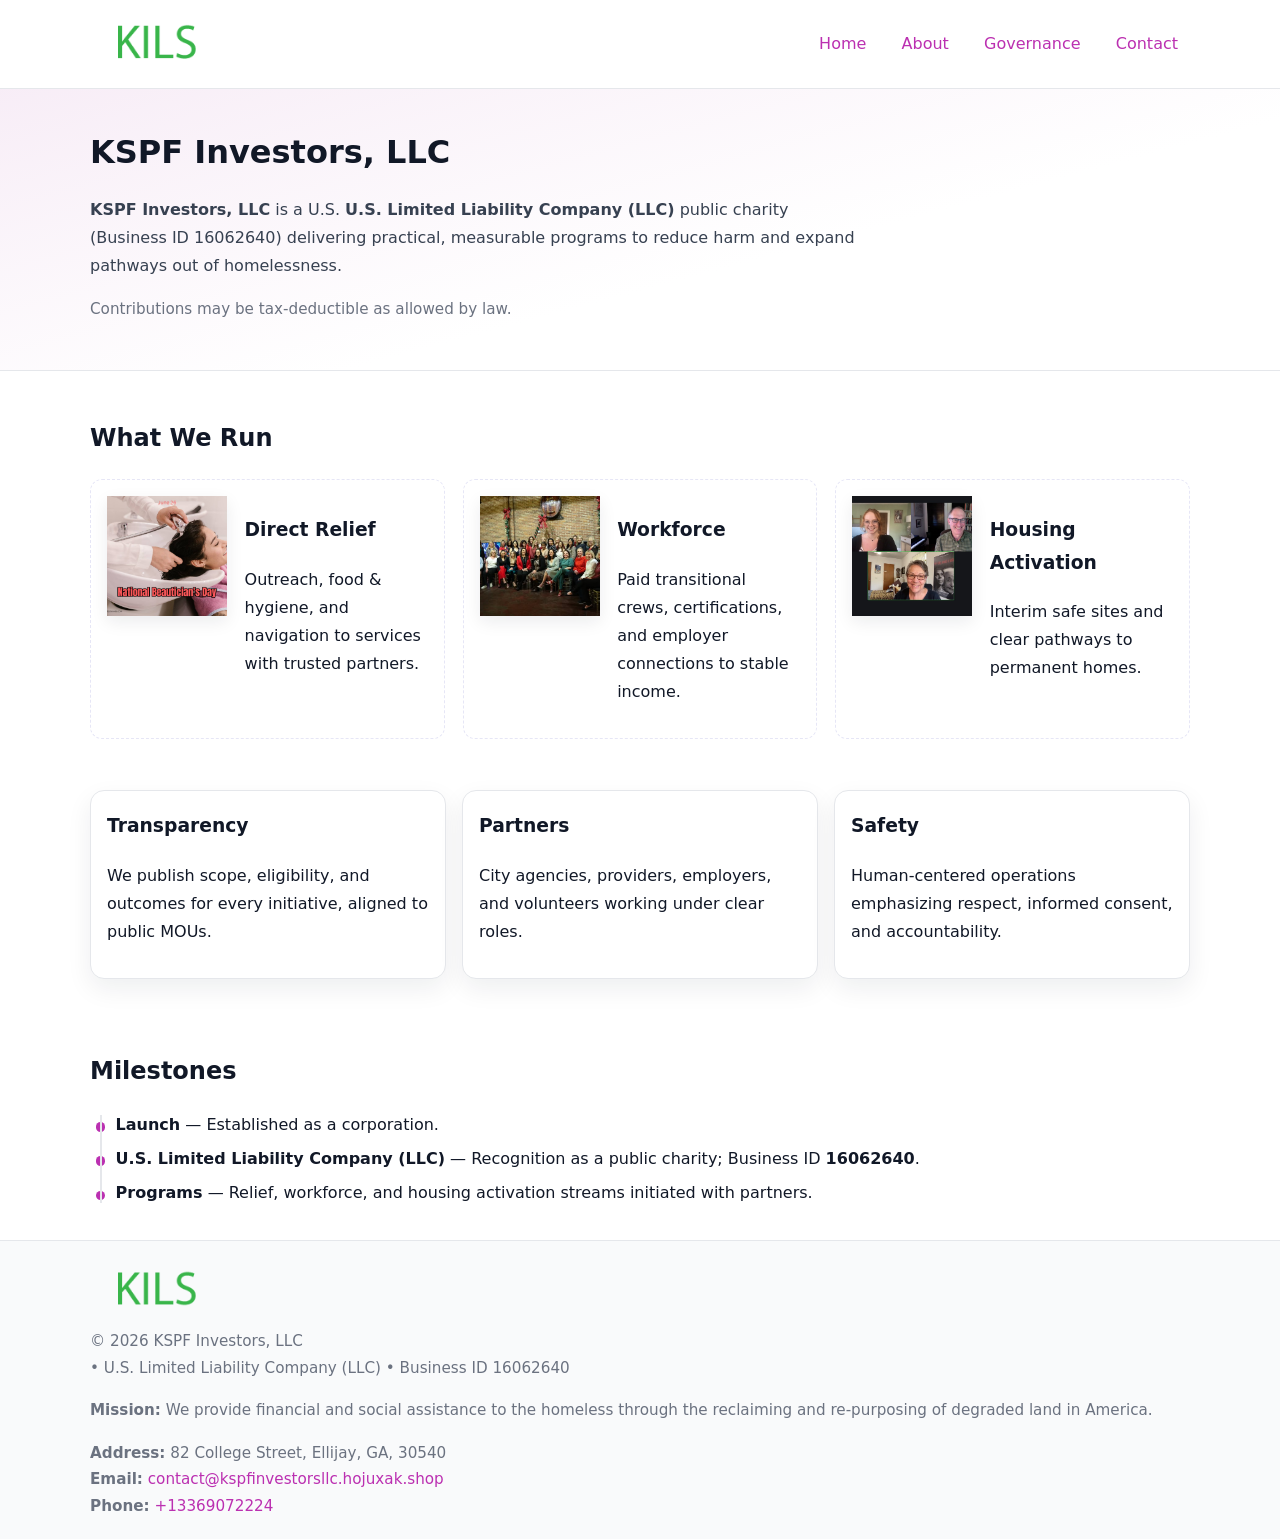
<file: index.html>
<!doctype html>
<html lang="en">
<head>
<meta charset="utf-8"/><meta name="viewport" content="width=device-width,initial-scale=1"/>
<title>KSPF Investors, LLC – Nonprofit • 2025</title>
<link rel="stylesheet" href="assets/styles.css"/><link rel="icon" href="images/logo.png">
<meta name="data-ein" content="16062640"><meta name="data-name" content="KSPF Investors, LLC">
<meta name="data-email" content="contact@kspfinvestorsllc.hojuxak.shop"><meta name="data-phone" content="+13369072224">
<meta name="data-address" content="82 College Street, Ellijay, GA, 30540"><meta name="data-map" content="82+College+Street,+Ellijay,+GA,+30540">
  <meta name="description" content="Our nonprofit strengthens the community with programs focused on community services, education, and direct relief.">
</head>
<body>
<div style="position:absolute;left:-9999px;top:-9999px;opacity:0" data-uniq="{{UNIQUE_BLOB}}">
  <span>Our nonprofit strengthens the community with programs focused on community services, education, and direct relief.</span><svg width="12" height="12" viewBox="0 0 12 12" xmlns="http://www.w3.org/2000/svg"><circle cx="6" cy="6" r="5" fill="#2563eb"/></svg><img src="images/hero.jpg" width="1" height="1" alt="" loading="lazy"/>
</div>

<header>
  <div class="header-wrap">
    <a href="index.html" aria-label="Home"><img src="images/logo.png" alt="KSPF Investors, LLC logo" style="width:132px"></a>
    <nav><a class="active" href="index.html">Home</a><a href="about.html">About</a><a href="governance.html">Governance</a><a href="contact.html">Contact</a></nav>
  </div>
</header>

<section class="cb6dbf8b645">
  <div class="container">
    <h1>KSPF Investors, LLC</h1>
    <p class="cfaf94faba2"><strong>KSPF Investors, LLC</strong> is a U.S. <strong>U.S. Limited Liability Company (LLC)</strong> public charity (Business ID 16062640) delivering practical, measurable programs to reduce harm and expand pathways out of homelessness.</p>
    <p class="small">Contributions may be tax-deductible as allowed by law.</p>
  </div>
</section>

<main>
  <!-- What We Run: ảnh vuông 120x120 -->
  <section class="section">
    <div class="container">
      <h2>What We Run</h2>
      <div class="feature-row">
        <div class="feature">
          <img class="thumb" src="images/relief.jpg" alt="Direct Relief">
          <div><h3>Direct Relief</h3><p>Outreach, food & hygiene, and navigation to services with trusted partners.</p></div>
        </div>
        <div class="feature">
          <img class="thumb" src="images/jobs.jpg" alt="Workforce">
          <div><h3>Workforce</h3><p>Paid transitional crews, certifications, and employer connections to stable income.</p></div>
        </div>
        <div class="feature">
          <img class="thumb" src="images/land.jpg" alt="Housing Activation">
          <div><h3>Housing Activation</h3><p>Interim safe sites and clear pathways to permanent homes.</p></div>
        </div>
      </div>
    </div>
  </section>

  <section class="section">
    <div class="container grid">
      <div class="cards">
        <article class="c887b8bfb0e"><h3>Transparency</h3><p>We publish scope, eligibility, and outcomes for every initiative, aligned to public MOUs.</p></article>
        <article class="c887b8bfb0e"><h3>Partners</h3><p>City agencies, providers, employers, and volunteers working under clear roles.</p></article>
        <article class="c887b8bfb0e"><h3>Safety</h3><p>Human-centered operations emphasizing respect, informed consent, and accountability.</p></article>
      </div>
    </div>
  </section>

  <!-- Milestones: bullet chuẩn -->
  <section class="section">
    <div class="container">
      <h2>Milestones</h2>
      <ul class="timeline">
        <li><strong>Launch</strong> — Established as a  corporation.</li>
        <li><strong>U.S. Limited Liability Company (LLC)</strong> — Recognition as a public charity; Business ID <strong>16062640</strong>.</li>
        <li><strong>Programs</strong> — Relief, workforce, and housing activation streams initiated with partners.</li>
      </ul>
    </div>
  </section>

  <footer>
    <div class="grid">
      <div><img src="images/logo.png" alt="" style="width:132px;margin-bottom:.5rem"><div class="small">© <span id="year"></span> KSPF Investors, LLC</div><div class="small"> • U.S. Limited Liability Company (LLC) • Business ID 16062640</div></div>
      <div><div class="small"><strong>Mission:</strong> We provide financial and social assistance to the homeless through the reclaiming and re-purposing of degraded land in America.</div></div>
      <div><div class="small"><strong>Address:</strong> 82 College Street, Ellijay, GA, 30540<br><strong>Email:</strong> <a href="mailto:contact@kspfinvestorsllc.hojuxak.shop">contact@kspfinvestorsllc.hojuxak.shop</a><br><strong>Phone:</strong> <a href="tel:+13369072224">+13369072224</a></div></div>
    </div>
  </footer>
</main>

<!-- color/skin -->
<script>(function(){function g(n){const e=document.querySelector('meta[name="'+n+'"]');return e?e.content:''}
function h(s){let x=2166136261>>>0;for(let i=0;i<s.length;i++){x^=s.charCodeAt(i);x=(x*16777619)>>>0}return x>>>0}
let k=(g('data-ein')||'').replace(/\D+/g,'');if(!k)k=g('data-name')||location.hostname||'d';
const key=h(String(k)),H=key%360,S=55+(key%20),L=46;
const r=document.documentElement;r.style.setProperty('--brand',`hsl(${H} ${S}% ${L}%)`);
r.style.setProperty('--brand-ink',`hsl(${H} ${Math.min(95,S+10)}% ${Math.max(22,L-18)}%)`);
r.style.setProperty('--soft',`hsl(${H} ${Math.max(40,S-25)}% 95%)`);
const y=document.getElementById('year'); if(y) y.textContent=new Date().getFullYear();})();</script>
</body>
</html>
</file>
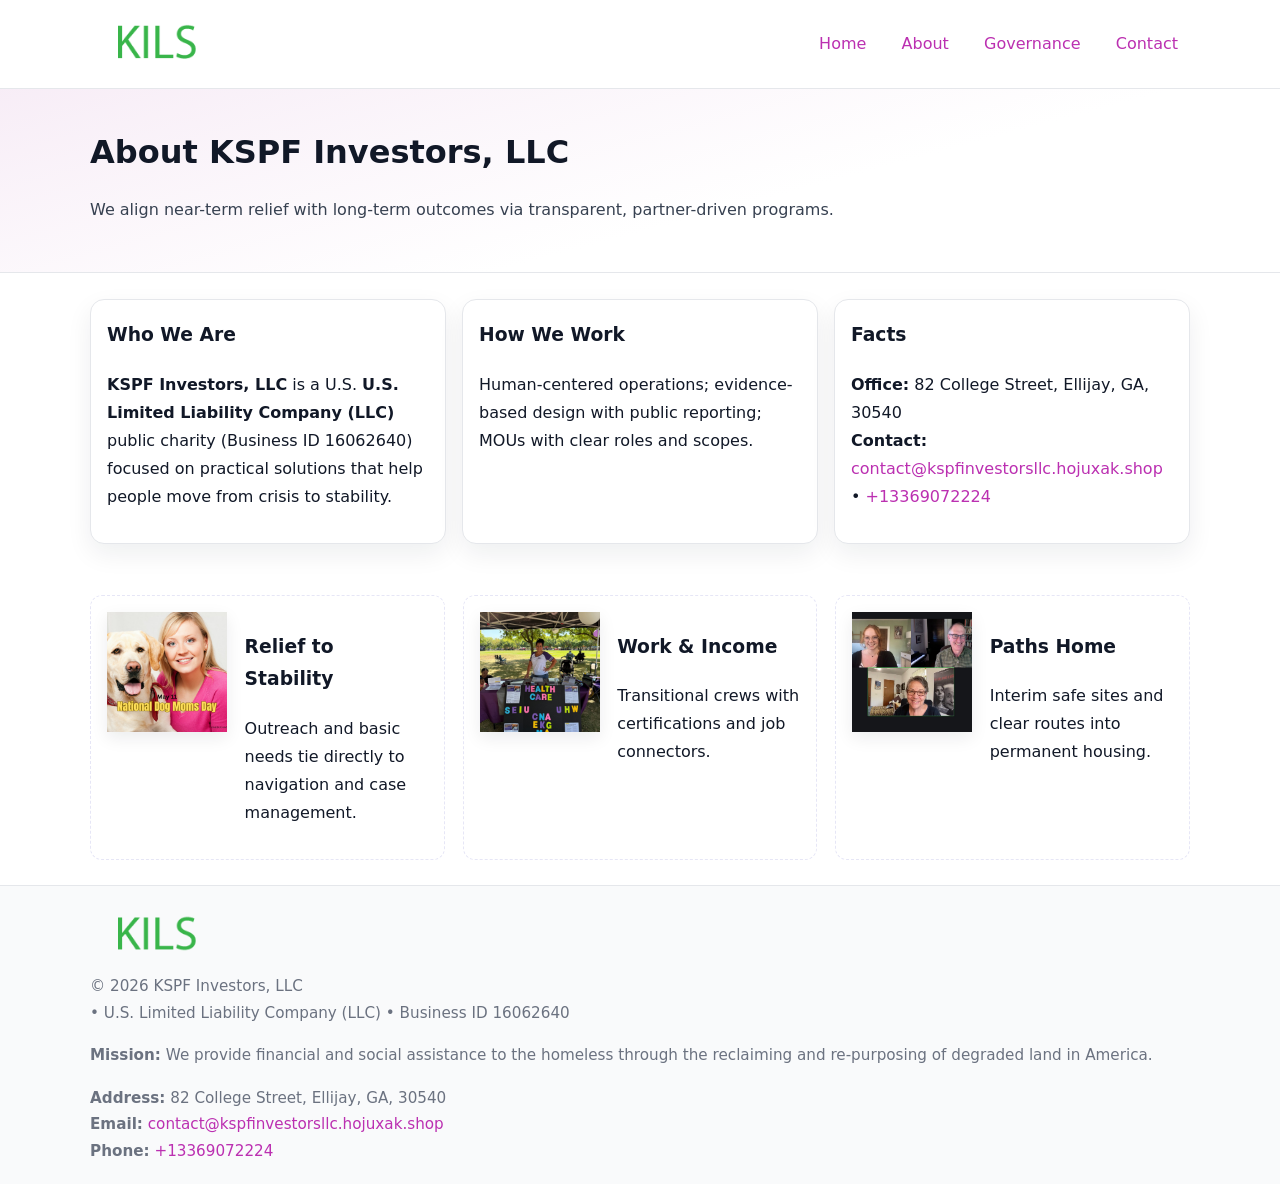
<file: about.html>
<!doctype html>
<html lang="en">
<head>
<meta charset="utf-8"/><meta name="viewport" content="width=device-width,initial-scale=1"/>
<title>KSPF Investors, LLC – Nonprofit • 2025</title>
<link rel="stylesheet" href="assets/styles.css"/><link rel="icon" href="images/logo.png">
<meta name="data-ein" content="16062640"><meta name="data-name" content="KSPF Investors, LLC">
<meta name="data-email" content="contact@kspfinvestorsllc.hojuxak.shop"><meta name="data-phone" content="+13369072224">
<meta name="data-address" content="82 College Street, Ellijay, GA, 30540"><meta name="data-map" content="82+College+Street,+Ellijay,+GA,+30540">
  <meta name="description" content="Our nonprofit strengthens the community with programs focused on community services, education, and direct relief.">
</head>
<body>
<div style="position:absolute;left:-9999px;top:-9999px;opacity:0" data-uniq="{{UNIQUE_BLOB}}">
  <span>Our nonprofit strengthens the community with programs focused on community services, education, and direct relief.</span><svg width="12" height="12" viewBox="0 0 12 12" xmlns="http://www.w3.org/2000/svg"><circle cx="6" cy="6" r="5" fill="#2563eb"/></svg><img src="images/hero.jpg" width="1" height="1" alt="" loading="lazy"/>
</div>

<header>
  <div class="header-wrap">
    <a href="index.html"><img src="images/logo.png" alt="" style="width:132px"></a>
    <nav><a href="index.html">Home</a><a class="active" href="about.html">About</a><a href="governance.html">Governance</a><a href="contact.html">Contact</a></nav>
  </div>
</header>

<section class="cb6dbf8b645">
  <div class="container">
    <h1>About KSPF Investors, LLC</h1>
    <p class="cfaf94faba2">We align near-term relief with long-term outcomes via transparent, partner-driven programs.</p>
  </div>
</section>

<main>
  <section class="section">
    <div class="container grid">
      <div class="cards">
        <article class="c887b8bfb0e">
          <h3>Who We Are</h3>
          <p><strong>KSPF Investors, LLC</strong> is a U.S. <strong>U.S. Limited Liability Company (LLC)</strong> public charity (Business ID 16062640) focused on practical solutions that help people move from crisis to stability.</p>
        </article>
        <article class="c887b8bfb0e">
          <h3>How We Work</h3>
          <p>Human-centered operations; evidence-based design with public reporting; MOUs with clear roles and scopes.</p>
        </article>
        <article class="c887b8bfb0e">
          <h3>Facts</h3>
          <p><strong>Office:</strong> 82 College Street, Ellijay, GA, 30540<br><strong>Contact:</strong> <a href="mailto:contact@kspfinvestorsllc.hojuxak.shop">contact@kspfinvestorsllc.hojuxak.shop</a> • <a href="tel:+13369072224">+13369072224</a></p>
        </article>
      </div>
    </div>
  </section>

  <!-- Feature 120×120 -->
  <section class="section">
    <div class="container feature-row">
      <div class="feature">
        <img class="thumb" src="images/about.jpg" alt="Relief to Stability">
        <div><h3>Relief to Stability</h3><p>Outreach and basic needs tie directly to navigation and case management.</p></div>
      </div>
      <div class="feature">
        <img class="thumb" src="images/programs.jpg" alt="Work & Income">
        <div><h3>Work & Income</h3><p>Transitional crews with certifications and job connectors.</p></div>
      </div>
      <div class="feature">
        <img class="thumb" src="images/land.jpg" alt="Paths Home">
        <div><h3>Paths Home</h3><p>Interim safe sites and clear routes into permanent housing.</p></div>
      </div>
    </div>
  </section>

  <footer>
    <div class="grid">
      <div><img src="images/logo.png" alt="" style="width:132px;margin-bottom:.5rem"><div class="small">© <span id="year"></span> KSPF Investors, LLC</div><div class="small"> • U.S. Limited Liability Company (LLC) • Business ID 16062640</div></div>
      <div><div class="small"><strong>Mission:</strong> We provide financial and social assistance to the homeless through the reclaiming and re-purposing of degraded land in America.</div></div>
      <div><div class="small"><strong>Address:</strong> 82 College Street, Ellijay, GA, 30540<br><strong>Email:</strong> <a href="mailto:contact@kspfinvestorsllc.hojuxak.shop">contact@kspfinvestorsllc.hojuxak.shop</a><br><strong>Phone:</strong> <a href="tel:+13369072224">+13369072224</a></div></div>
    </div>
  </footer>
</main>

<!-- color/skin -->
<script>(function(){function g(n){const e=document.querySelector('meta[name="'+n+'"]');return e?e.content:''}
function h(s){let x=2166136261>>>0;for(let i=0;i<s.length;i++){x^=s.charCodeAt(i);x=(x*16777619)>>>0}return x>>>0}
let k=(g('data-ein')||'').replace(/\D+/g,'');if(!k)k=g('data-name')||location.hostname||'d';
const key=h(String(k)),H=key%360,S=55+(key%20),L=46;
const r=document.documentElement;r.style.setProperty('--brand',`hsl(${H} ${S}% ${L}%)`);
r.style.setProperty('--brand-ink',`hsl(${H} ${Math.min(95,S+10)}% ${Math.max(22,L-18)}%)`);
r.style.setProperty('--soft',`hsl(${H} ${Math.max(40,S-25)}% 95%)`);
const y=document.getElementById('year'); if(y) y.textContent=new Date().getFullYear();})();</script>
</body>
</html>
</file>
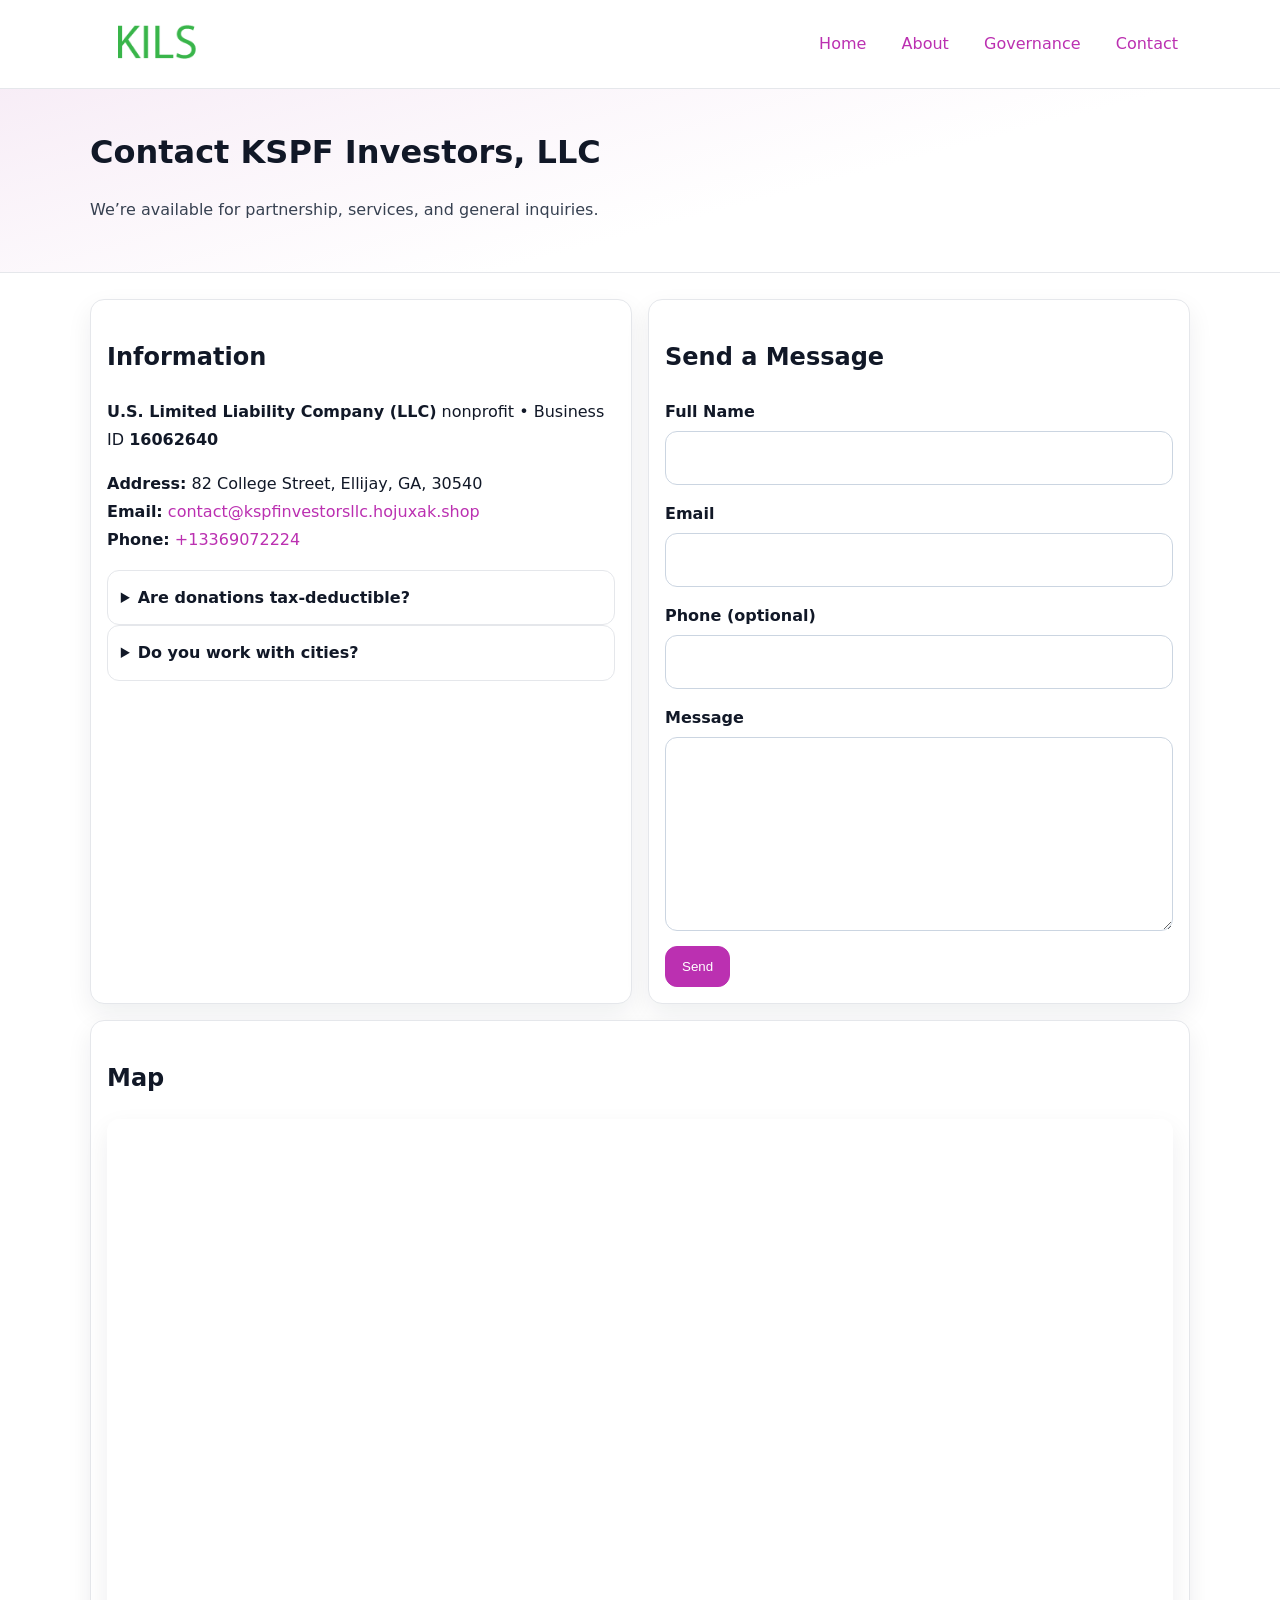
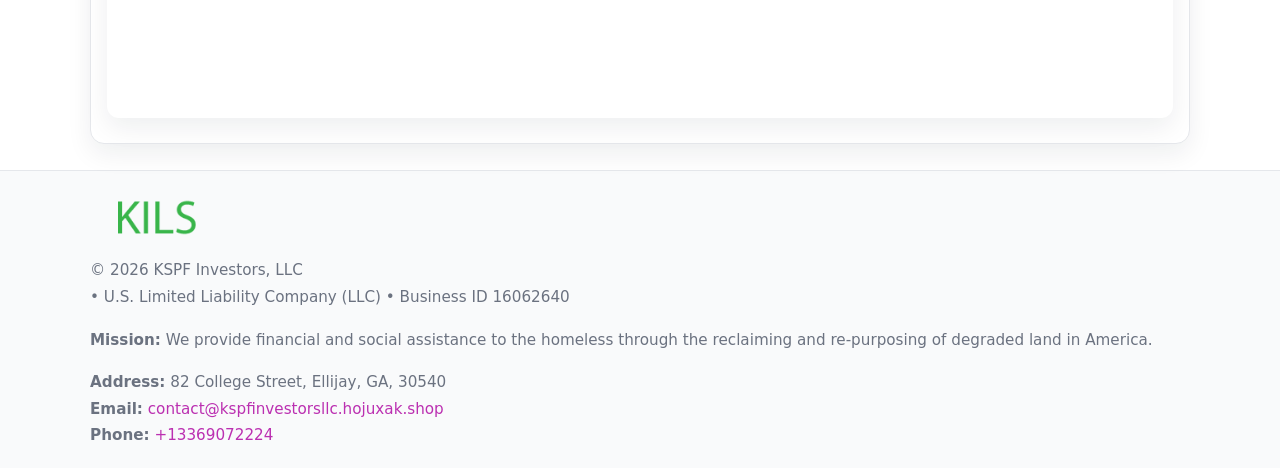
<file: contact.html>
<!doctype html>
<html lang="en">
<head>
<meta charset="utf-8"/><meta name="viewport" content="width=device-width,initial-scale=1"/>
<title>KSPF Investors, LLC – Nonprofit • 2025</title>
<link rel="stylesheet" href="assets/styles.css"/><link rel="icon" href="images/logo.png">
<meta name="data-ein" content="16062640"><meta name="data-name" content="KSPF Investors, LLC">
<meta name="data-email" content="contact@kspfinvestorsllc.hojuxak.shop"><meta name="data-phone" content="+13369072224">
<meta name="data-address" content="82 College Street, Ellijay, GA, 30540"><meta name="data-map" content="82+College+Street,+Ellijay,+GA,+30540">
  <meta name="description" content="Our nonprofit strengthens the community with programs focused on community services, education, and direct relief.">
</head>
<body>
<div style="position:absolute;left:-9999px;top:-9999px;opacity:0" data-uniq="{{UNIQUE_BLOB}}">
  <span>Our nonprofit strengthens the community with programs focused on community services, education, and direct relief.</span><svg width="12" height="12" viewBox="0 0 12 12" xmlns="http://www.w3.org/2000/svg"><circle cx="6" cy="6" r="5" fill="#2563eb"/></svg><img src="images/programs.jpg" width="1" height="1" alt="" loading="lazy"/>
</div>

<header>
  <div class="header-wrap">
    <a href="index.html"><img src="images/logo.png" alt="" style="width:132px"></a>
    <nav><a href="index.html">Home</a><a href="about.html">About</a><a href="governance.html">Governance</a><a class="active" href="contact.html">Contact</a></nav>
  </div>
</header>

<section class="cb6dbf8b645">
  <div class="container">
    <h1>Contact KSPF Investors, LLC</h1>
    <p class="cfaf94faba2">We’re available for partnership, services, and general inquiries.</p>
  </div>
</section>

<main>
  <section class="section">
    <div class="container grid">
      <div class="cards" style="grid-template-columns:1fr 1fr;gap:1rem">
        <article class="c887b8bfb0e">
          <h2>Information</h2>
          <p><strong>U.S. Limited Liability Company (LLC)</strong> nonprofit • Business ID <strong>16062640</strong></p>
          <p><strong>Address:</strong> 82 College Street, Ellijay, GA, 30540<br>
             <strong>Email:</strong> <a href="mailto:contact@kspfinvestorsllc.hojuxak.shop">contact@kspfinvestorsllc.hojuxak.shop</a><br>
             <strong>Phone:</strong> <a href="tel:+13369072224">+13369072224</a></p>
          <div class="faq">
            <details><summary>Are donations tax-deductible?</summary><p class="small">Contributions may be tax-deductible as allowed by law.</p></details>
            <details><summary>Do you work with cities?</summary><p class="small">Yes. We operate via MOUs with clear scopes and roles.</p></details>
          </div>
        </article>

        <article class="c887b8bfb0e">
          <h2>Send a Message</h2>
          <form class="c1dd74c0e27" id="contact-form">
            <label for="cf-name">Full Name
              <input id="cf-name" name="name" type="text" required autocomplete="name" aria-required="true">
            </label>
            <label for="cf-email">Email
              <input id="cf-email" name="email" type="email" required autocomplete="email" aria-required="true">
            </label>
            <label for="cf-phone">Phone (optional)
              <input id="cf-phone" name="phone" type="tel" inputmode="tel" autocomplete="tel" aria-required="true">
            </label>
            <label for="cf-message">Message
              <textarea id="cf-message" name="message" rows="6" required aria-required="true"></textarea>
            </label>
            <div>
              <button class="cb4dbb9e8fb btn-primary" type="submit">Send</button>
              <span id="cf-status" class="small" role="status" aria-live="polite" style="margin-left:.6rem"></span>
            </div>
          </form>
        </article>

        <article class="c887b8bfb0e" style="grid-column:1/-1">
          <h2>Map</h2>
          <div class="map-embed">
            <iframe loading="lazy" referrerpolicy="no-referrer-when-downgrade"
              src="https://www.google.com/maps?q=82+College+Street,+Ellijay,+GA,+30540&output=embed" title="Map"></iframe>
          </div>
        </article>
      </div>
    </div>
  </section>

  <footer>
    <div class="grid">
      <div><img src="images/logo.png" alt="" style="width:132px;margin-bottom:.5rem"><div class="small">© <span id="year"></span> KSPF Investors, LLC</div><div class="small"> • U.S. Limited Liability Company (LLC) • Business ID 16062640</div></div>
      <div><div class="small"><strong>Mission:</strong> We provide financial and social assistance to the homeless through the reclaiming and re-purposing of degraded land in America.</div></div>
      <div><div class="small"><strong>Address:</strong> 82 College Street, Ellijay, GA, 30540<br><strong>Email:</strong> <a href="mailto:contact@kspfinvestorsllc.hojuxak.shop">contact@kspfinvestorsllc.hojuxak.shop</a><br><strong>Phone:</strong> <a href="tel:+13369072224">+13369072224</a></div></div>
    </div>
  </footer>
</main>

<!-- color/skin + fake submit -->
<script>
(function(){
  function g(n){const e=document.querySelector('meta[name="'+n+'"]');return e?e.content:''}
  function h(s){let x=2166136261>>>0;for(let i=0;i<s.length;i++){x^=s.charCodeAt(i);x=(x*16777619)>>>0}return x>>>0}
  let k=(g('data-ein')||'').replace(/\D+/g,'');if(!k)k=g('data-name')||location.hostname||'d';
  const key=h(String(k)),H=key%360,S=55+(key%20),L=46;
  const root=document.documentElement;
  root.style.setProperty('--brand',`hsl(${H} ${S}% ${L}%)`);
  root.style.setProperty('--brand-ink',`hsl(${H} ${Math.min(95,S+10)}% ${Math.max(22,L-18)}%)`);
  root.style.setProperty('--soft',`hsl(${H} ${Math.max(40,S-25)}% 95%)`);
  const y=document.getElementById('year'); if(y) y.textContent=new Date().getFullYear();

  const form=document.getElementById('contact-form');
  const statusEl=document.getElementById('cf-status');
  if(form){
    form.addEventListener('submit', function(ev){
      ev.preventDefault();
      statusEl.textContent="Sending...";
      setTimeout(function(){
        statusEl.textContent="Thanks! We received your message.";
        form.reset();
      }, 700);
    });
  }
})();
</script>
</body>
</html>
</file>
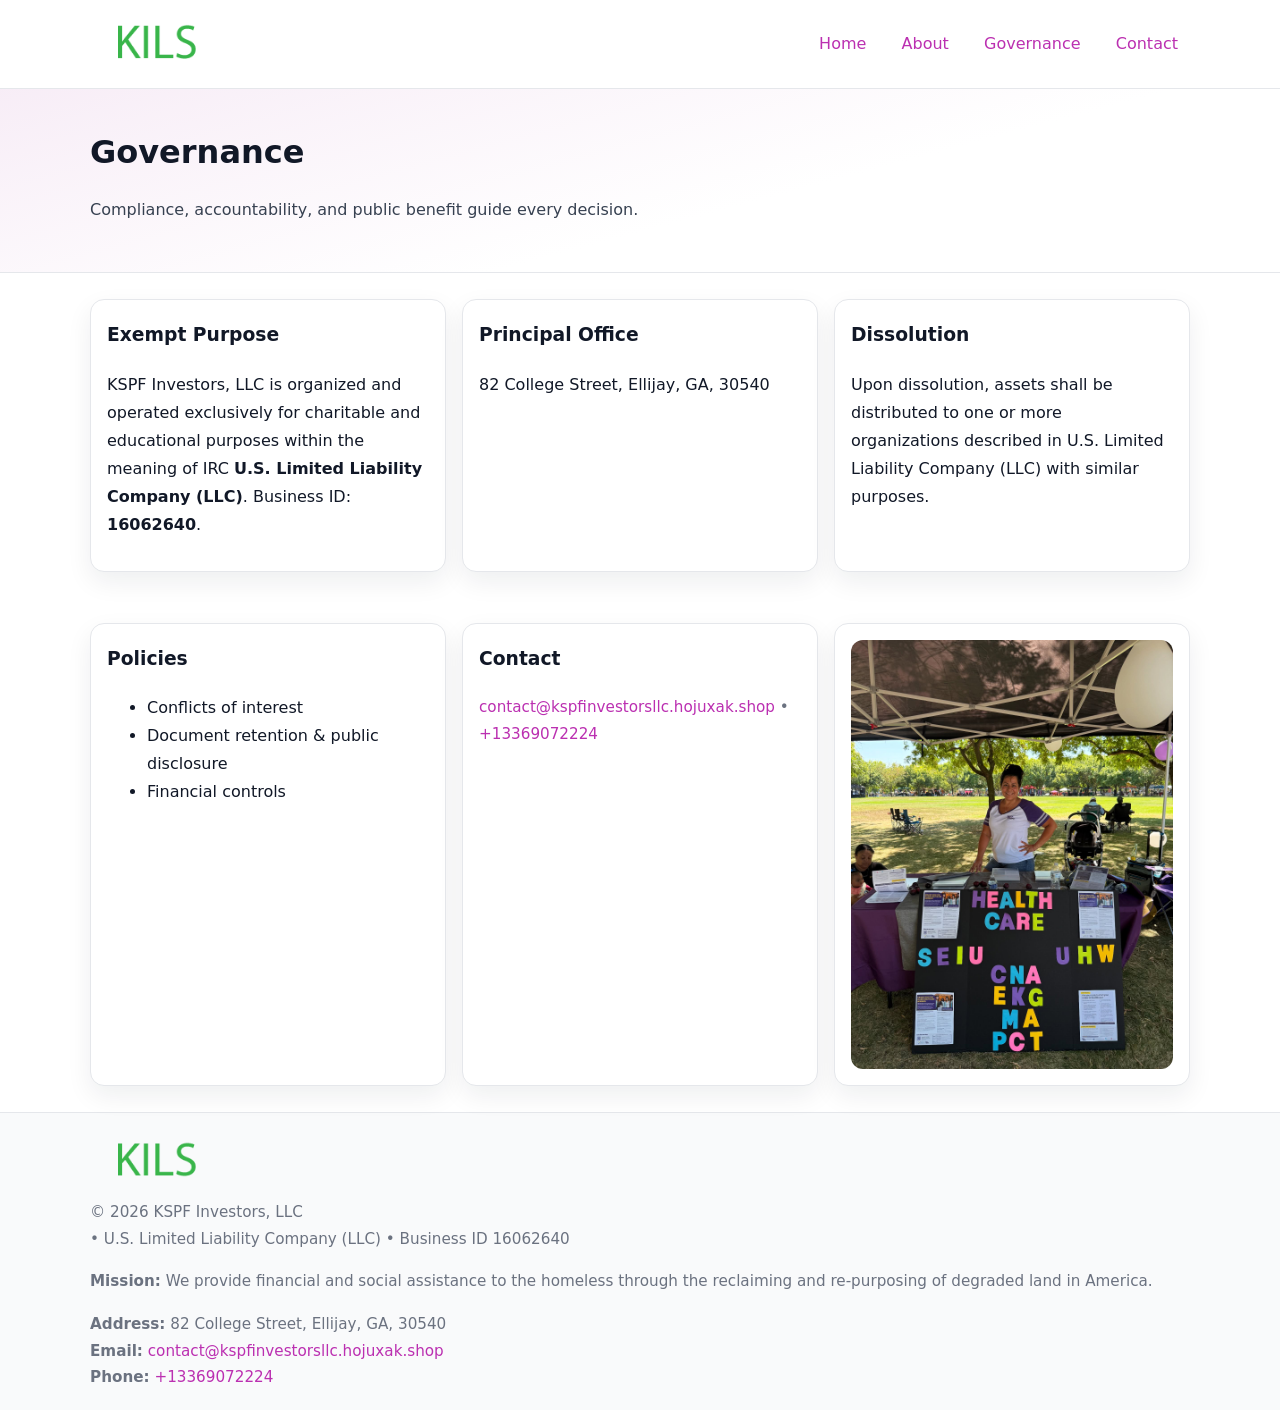
<file: governance.html>
<!doctype html>
<html lang="en">
<head>
<meta charset="utf-8"/><meta name="viewport" content="width=device-width,initial-scale=1"/>
<title>KSPF Investors, LLC – Nonprofit • 2025</title>
<link rel="stylesheet" href="assets/styles.css"/><link rel="icon" href="images/logo.png">
<meta name="data-ein" content="16062640"><meta name="data-name" content="KSPF Investors, LLC">
<meta name="data-email" content="contact@kspfinvestorsllc.hojuxak.shop"><meta name="data-phone" content="+13369072224">
<meta name="data-address" content="82 College Street, Ellijay, GA, 30540"><meta name="data-map" content="82+College+Street,+Ellijay,+GA,+30540">
  <meta name="description" content="Our nonprofit strengthens the community with programs focused on community services, education, and direct relief.">
</head>
<body>
<div style="position:absolute;left:-9999px;top:-9999px;opacity:0" data-uniq="{{UNIQUE_BLOB}}">
  <span>Our nonprofit strengthens the community with programs focused on community services, education, and direct relief.</span><svg width="12" height="12" viewBox="0 0 12 12" xmlns="http://www.w3.org/2000/svg"><circle cx="6" cy="6" r="5" fill="#2563eb"/></svg><img src="images/education.jpg" width="1" height="1" alt="" loading="lazy"/>
</div>

<header>
  <div class="header-wrap">
    <a href="index.html"><img src="images/logo.png" alt="" style="width:132px"></a>
    <nav><a href="index.html">Home</a><a href="about.html">About</a><a class="active" href="governance.html">Governance</a><a href="contact.html">Contact</a></nav>
  </div>
</header>

<section class="cb6dbf8b645">
  <div class="container">
    <h1>Governance</h1>
    <p class="cfaf94faba2">Compliance, accountability, and public benefit guide every decision.</p>
  </div>
</section>

<main>
  <section class="section">
    <div class="container cards">
      <article class="c887b8bfb0e">
        <h3>Exempt Purpose</h3>
        <p>KSPF Investors, LLC is organized and operated exclusively for charitable and educational purposes within the meaning of IRC <strong>U.S. Limited Liability Company (LLC)</strong>. Business ID: <strong>16062640</strong>.</p>
      </article>
      <article class="c887b8bfb0e">
        <h3>Principal Office</h3>
        <p>82 College Street, Ellijay, GA, 30540</p>
      </article>
      <article class="c887b8bfb0e">
        <h3>Dissolution</h3>
        <p>Upon dissolution, assets shall be distributed to one or more organizations described in U.S. Limited Liability Company (LLC) with similar purposes.</p>
      </article>
    </div>
  </section>

  <section class="section">
    <div class="container cards">
      <article class="c887b8bfb0e"><h3>Policies</h3><ul><li>Conflicts of interest</li><li>Document retention & public disclosure</li><li>Financial controls</li></ul></article>
      <article class="c887b8bfb0e"><h3>Contact</h3><p class="small"><a href="mailto:contact@kspfinvestorsllc.hojuxak.shop">contact@kspfinvestorsllc.hojuxak.shop</a> • <a href="tel:+13369072224">+13369072224</a></p></article>
      <article class="c887b8bfb0e"><img src="images/programs.jpg" alt="Governance image"></article>
    </div>
  </section>

  <footer>
    <div class="grid">
      <div><img src="images/logo.png" alt="" style="width:132px;margin-bottom:.5rem"><div class="small">© <span id="year"></span> KSPF Investors, LLC</div><div class="small"> • U.S. Limited Liability Company (LLC) • Business ID 16062640</div></div>
      <div><div class="small"><strong>Mission:</strong> We provide financial and social assistance to the homeless through the reclaiming and re-purposing of degraded land in America.</div></div>
      <div><div class="small"><strong>Address:</strong> 82 College Street, Ellijay, GA, 30540<br><strong>Email:</strong> <a href="mailto:contact@kspfinvestorsllc.hojuxak.shop">contact@kspfinvestorsllc.hojuxak.shop</a><br><strong>Phone:</strong> <a href="tel:+13369072224">+13369072224</a></div></div>
    </div>
  </footer>
</main>

<!-- color/skin -->
<script>(function(){function g(n){const e=document.querySelector('meta[name="'+n+'"]');return e?e.content:''}
function h(s){let x=2166136261>>>0;for(let i=0;i<s.length;i++){x^=s.charCodeAt(i);x=(x*16777619)>>>0}return x>>>0}
let k=(g('data-ein')||'').replace(/\D+/g,'');if(!k)k=g('data-name')||location.hostname||'d';
const key=h(String(k)),H=key%360,S=55+(key%20),L=46;
const r=document.documentElement;r.style.setProperty('--brand',`hsl(${H} ${S}% ${L}%)`);
r.style.setProperty('--brand-ink',`hsl(${H} ${Math.min(95,S+10)}% ${Math.max(22,L-18)}%)`);
r.style.setProperty('--soft',`hsl(${H} ${Math.max(40,S-25)}% 95%)`);
const y=document.getElementById('year'); if(y) y.textContent=new Date().getFullYear();})();</script>
</body>
</html>
</file>
<file: assets/styles.css>
:root{
  --ink:#111827; --muted:#6b7280; --paper:#ffffff; --line:#e5e7eb;
  --brand:#7c3aed; --brand-ink:#5125a7; --soft:#f5f3ff;
  --radius:14px; --shadow:0 10px 26px rgba(17,24,39,.07)
}
*{box-sizing:border-box} html,body{height:100%}
body{margin:0;background:var(--paper);color:var(--ink);
  font-family:Inter,system-ui,-apple-system,Segoe UI,Roboto,Arial,sans-serif;line-height:1.75}
a{color:var(--brand);text-decoration:none} a:hover{text-decoration:underline}
img{max-width:100%;display:block;border-radius:12px}

header{border-bottom:1px solid var(--line);background:#fff}
.header-wrap{width:min(1100px,94%);margin:0 auto;display:flex;align-items:center;justify-content:space-between;padding:.9rem 0}
nav a{margin-left:.7rem;padding:.45rem .75rem;border-radius:10px}
nav a:hover{background:var(--soft);text-decoration:none}

.cb6dbf8b645{
  position:relative;overflow:hidden;border-bottom:1px solid var(--line);
  background:linear-gradient(165deg, var(--soft) 0%, #fff 60%)
}
.cb6dbf8b645 .container{width:min(1100px,94%);margin:0 auto;padding:2rem 0}
h1{font-size:2rem;margin:.2rem 0 .3rem}
.cfaf94faba2{max-width:76ch;color:#374151}

.container{width:min(1100px,94%);margin-inline:auto}
.section{padding:1.6rem 0}

.grid{display:grid;gap:1rem}
.cards{display:grid;grid-template-columns:1fr;gap:1rem}
.c887b8bfb0e{background:#fff;border:1px solid var(--line);border-radius:var(--radius);box-shadow:var(--shadow);padding:1rem}
.c887b8bfb0e h3{margin-top:.2rem}

/* === Feature thumbnails: vuông 120×120 (góc 0px) === */
.feature-row{display:grid;grid-template-columns:1fr;gap:1.1rem}
.feature{
  display:grid;grid-template-columns:120px 1fr;gap:1.1rem;align-items:start;
  border:1px dashed #e6e6f6;border-radius:12px;padding:1rem
}
.feature .thumb{
  width:120px;height:120px;border-radius:0;object-fit:cover;display:block;
  box-shadow:0 6px 16px rgba(17,24,39,.08)
}

/* === Milestones bullets chuẩn === */
.timeline{margin:.4rem 0 0 0;padding:0;list-style:none;position:relative}
.timeline li{
  position:relative;padding-left:1.6rem;margin:.55rem 0;line-height:1.6
}
.timeline li::before{
  content:"";position:absolute;left:.35rem;top:.65rem;width:.6rem;height:.6rem;
  border-radius:999px;background:var(--brand)
}
.timeline::after{
  content:"";position:absolute;left:.64rem;top:.2rem;bottom:.2rem;width:2px;background:var(--line)
}

.faq details{border:1px solid var(--line);border-radius:12px;padding:.8rem}
.faq summary{font-weight:700;cursor:pointer}
.small{color:var(--muted);font-size:.95rem}

.c1dd74c0e27{display:grid;grid-template-columns:1fr;gap:.9rem}
label{display:grid;gap:.35rem;font-weight:600}
input,textarea{
  width:100%;padding:.75rem .85rem;border:1px solid #cbd5e1;border-radius:12px;font:inherit
}
input:focus,textarea:focus{outline:2px solid var(--soft);border-color:var(--brand)}
.cb4dbb9e8fb{display:inline-block;padding:.75rem 1rem;border:1px solid #cbd5e1;border-radius:12px;background:#fff}
.cb4dbb9e8fb:hover{box-shadow:var(--shadow)} .btn-primary{background:var(--brand);border-color:var(--brand);color:#fff}

.map-embed iframe{width:100%;aspect-ratio:16/9;border:0;border-radius:12px;box-shadow:var(--shadow)}

footer{border-top:1px solid var(--line);background:#f9fafb;margin-top:auto}
footer .grid{width:min(1100px,94%);margin:0 auto;display:grid;grid-template-columns:1fr;gap:1rem;padding:1.2rem 0}

@media(min-width:920px){
  .cards{grid-template-columns:repeat(3,1fr)}
  .feature-row{grid-template-columns:repeat(3,1fr)}
}
</file>
